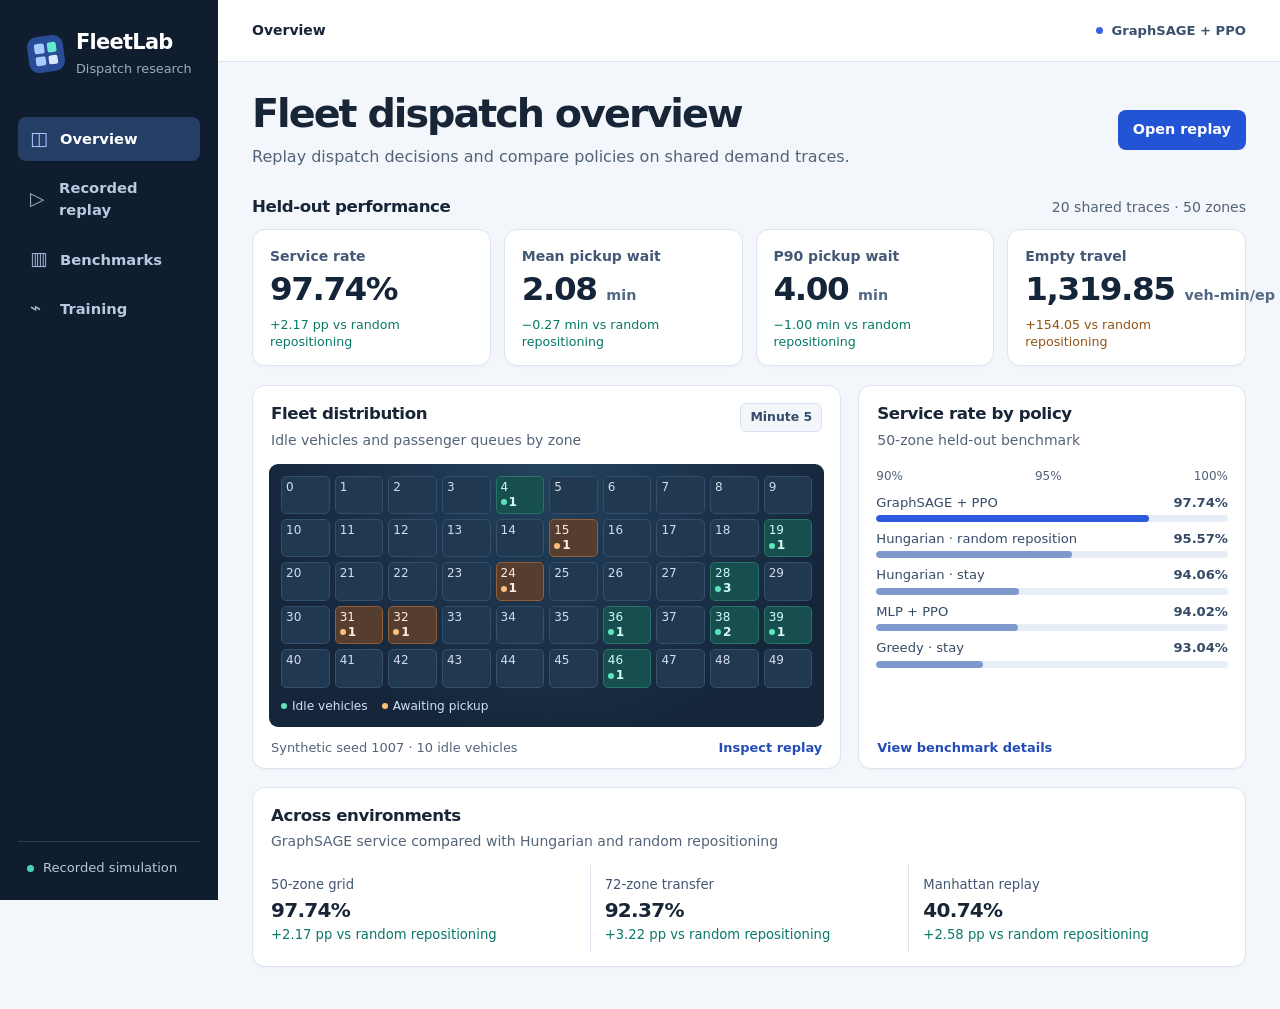
<file: index.html>
<!doctype html>
<html lang="en">
<head>
  <meta charset="utf-8">
  <meta name="viewport" content="width=device-width, initial-scale=1">
  <meta name="description" content="Replay fleet dispatch and compare GraphSAGE with classical policies on shared demand traces.">
  <meta name="fleetlab-mode" content="recorded">
  <title>FleetLab · Dispatch Dashboard</title>
  <link rel="stylesheet" href="./dashboard.css">
  <script type="module" src="./dashboard.js"></script>
</head>
<body>
  <a class="skip" href="#main">Skip to content</a>
  <div class="shell">
    <aside class="sidebar">
      <div class="brand"><span class="brand-mark" aria-hidden="true"><i></i><i></i><i></i><i></i></span><div><strong>FleetLab</strong><small>Dispatch research</small></div></div>
      <nav aria-label="Dashboard">
        <a href="#overview" data-page="overview" aria-current="page"><span aria-hidden="true">◫</span>Overview</a>
        <a href="#replay" data-page="replay"><span aria-hidden="true">▷</span>Live replay</a>
        <a href="#benchmarks" data-page="benchmarks"><span aria-hidden="true">▥</span>Benchmarks</a>
        <a href="#training" data-page="training"><span aria-hidden="true">⌁</span>Training</a>
      </nav>
      <div class="sidebar-footer"><span class="system-dot" aria-hidden="true"></span><span id="simulation-source">Local simulation</span></div>
    </aside>

    <main id="main" class="workspace">
      <div class="topbar"><span id="breadcrumb">Overview</span><span class="policy-label"><span aria-hidden="true"></span>GraphSAGE + PPO</span></div>

      <section class="screen" id="page-overview" aria-labelledby="overview-title">
        <div class="intro">
          <div><h1 id="overview-title">Fleet dispatch overview</h1><p>Replay dispatch decisions and compare policies on shared demand traces.</p></div>
          <a class="button primary" href="#replay">Open live replay</a>
        </div>
        <div class="section-label"><h2>Held-out performance</h2><span id="overview-context">50-zone synthetic grid</span></div>
        <div class="metric-grid" id="overview-metrics" aria-live="polite"><p class="muted">Loading benchmark results…</p></div>
        <div class="overview-grid">
          <article class="card map-card">
            <div class="panel-header"><div><h2>Fleet distribution</h2><p>Idle vehicles and passenger queues by zone</p></div><span class="tag" id="preview-minute">Loading replay</span></div>
            <div id="preview-map" class="map-wrap"></div>
            <div class="panel-footer"><span id="preview-context">50-zone synthetic replay</span><a class="text-link" href="#replay">Inspect replay</a></div>
          </article>
          <article class="card comparison-card">
            <div class="panel-header"><div><h2>Service rate by policy</h2><p>50-zone held-out benchmark</p></div></div>
            <div id="overview-bars" class="bar-wrap"></div>
            <div class="panel-footer"><a class="text-link" href="#benchmarks">View benchmark details</a></div>
          </article>
        </div>
        <article class="card environment-card">
          <div class="panel-header"><div><h2>Across environments</h2><p>GraphSAGE service compared with Hungarian and random repositioning</p></div></div>
          <div class="environment-grid" id="environment-results"></div>
        </article>
      </section>

      <section class="screen" id="page-replay" aria-labelledby="replay-title" hidden>
        <div class="intro"><div><h1 id="replay-title">Live replay</h1><p id="replay-description">Follow the trained policy one simulated minute at a time.</p></div><span class="tag" id="replay-state">Loading replay</span></div>
        <div class="card controls">
          <form id="replay-form" class="seed-form"><label for="seed">Demand seed</label><input id="seed" type="number" min="0" max="4294967295" step="1" value="1007" required><button class="button secondary" type="submit">Reset replay</button></form>
          <div class="step-buttons" aria-label="Replay controls"><button id="step-one" class="button secondary" type="button">Step +1</button><button id="step-five" class="button secondary" type="button">Step +5</button><button id="finish" class="button secondary" type="button">Finish replay</button><button id="play" class="button primary" type="button">Play</button></div>
        </div>
        <p id="replay-error" class="notice" role="alert" hidden></p>
        <div class="metric-grid" id="replay-metrics" aria-live="polite"></div>
        <div class="overview-grid replay-grid">
          <article class="card map-card">
            <div class="panel-header"><div><h2>Zone map</h2><p>Select a zone to inspect fleet availability and demand</p></div><span class="tag" id="live-minute"></span></div>
            <div id="live-map" class="map-wrap"></div>
            <div id="zone-detail" class="panel-footer zone-detail">Select a zone to view details.</div>
          </article>
          <article class="card decision-card">
            <div class="panel-header"><div><h2>Latest decisions</h2><p>Dispatch assignments and policy moves</p></div></div>
            <div id="decision-list" class="decision-list" aria-live="polite"></div>
            <details class="disclosure"><summary>Read simulator evidence</summary><pre id="evidence"></pre></details>
          </article>
        </div>
        <article class="card operator-card">
          <div class="panel-header"><div><h2>Ask the local operator</h2><p>Ask for an explanation or compare a recorded benchmark.</p></div></div>
          <form id="operator-form"><label class="sr-only" for="question">Question for the operator</label><input id="question" maxlength="600" placeholder="Why did the fleet move in the last minute?" required><button type="submit" class="button secondary">Ask operator</button></form>
          <pre id="operator-answer" aria-live="polite" hidden></pre>
        </article>
      </section>

      <section class="screen" id="page-benchmarks" aria-labelledby="benchmarks-title" hidden>
        <div class="intro"><div><h1 id="benchmarks-title">Policy benchmarks</h1><p>Compare service, pickup wait, and empty travel on shared traces.</p></div></div>
        <div class="segments" aria-label="Benchmark environment"><button type="button" data-suite="synthetic" aria-pressed="true">50-zone grid</button><button type="button" data-suite="transfer" aria-pressed="false">72-zone transfer</button><button type="button" data-suite="manhattan" aria-pressed="false">Manhattan</button></div>
        <div id="suite-content"></div>
      </section>

      <section class="screen" id="page-training" aria-labelledby="training-title" hidden>
        <div class="intro"><div><h1 id="training-title">PPO training</h1><p>Validation curves for GraphSAGE and the matched plain MLP.</p></div></div>
        <div id="training-summary" class="metric-grid"></div>
        <div class="chart-grid" id="training-charts"></div>
      </section>
    </main>
  </div>
</body>
</html>
</file>
<file: dashboard.css>
:root {
  color-scheme: light;
  --ink: #172536;
  --muted: #536478;
  --line: #dce5ef;
  --paper: #fff;
  --canvas: #f3f6fa;
  --nav: #101d2e;
  --blue: #2454d6;
  --blue-soft: #edf2ff;
  --teal: #087868;
  --amber: #925514;
  font-family: Inter, "Segoe UI", system-ui, sans-serif;
  font-size: 16px;
  line-height: 1.5;
  color: var(--ink);
  background: var(--canvas);
}

* { box-sizing: border-box; }
body { margin: 0; }
button, input { font: inherit; }
a { color: inherit; }
button { cursor: pointer; }
button:disabled { cursor: not-allowed; opacity: .52; }
:focus-visible { outline: 3px solid #7199ff; outline-offset: 3px; }
[hidden] { display: none !important; }
.sr-only, .skip:not(:focus) { position: absolute; width: 1px; height: 1px; padding: 0; overflow: hidden; clip-path: inset(50%); white-space: nowrap; }
.skip:focus { position: absolute; z-index: 5; top: 8px; left: 8px; padding: 8px 12px; background: white; }

.shell { min-height: 100vh; display: grid; grid-template-columns: 218px minmax(0, 1fr); }
.sidebar { display: flex; flex-direction: column; padding: 30px 18px 22px; position: sticky; top: 0; height: 100vh; background: var(--nav); color: #dae5f4; }
.brand { display: flex; align-items: center; gap: 12px; padding: 0 10px 39px; }
.brand strong { color: white; display: block; font-size: 1.31rem; line-height: 1.2; letter-spacing: -.035em; }
.brand small { color: #9aacc3; display: block; font-size: .8rem; margin-top: 4px; white-space: nowrap; }
.brand-mark { width: 36px; height: 36px; padding: 7px; flex: 0 0 36px; border-radius: 10px; display: grid; grid-template-columns: 1fr 1fr; gap: 3px; background: #284d96; transform: rotate(-8deg); }
.brand-mark i { background: #a7cbff; border-radius: 2px; }
.brand-mark i:nth-child(2) { background: #65ead1; }
.brand-mark i:nth-child(4) { background: #d7e8ff; }
nav { display: grid; gap: 5px; }
nav a { display: flex; align-items: center; gap: 11px; padding: 11px 12px; border-radius: 8px; color: #b9c9df; text-decoration: none; font-size: .92rem; font-weight: 600; }
nav a span { color: #9db2d1; font-size: 1.17rem; width: 19px; line-height: 1; }
nav a:hover { background: #1c2d44; color: white; }
nav a[aria-current] { background: #243e65; color: white; }
nav a[aria-current] span { color: #a9c7ff; }
.sidebar-footer { margin-top: auto; border-top: 1px solid #2c3a4f; padding: 16px 9px 0; display: flex; gap: 9px; align-items: center; color: #b8c8db; font-size: .82rem; }
.system-dot, .policy-label span { height: 7px; width: 7px; background: #45d5b4; border-radius: 50%; }

.workspace { min-width: 0; }
.topbar { height: 62px; display: flex; align-items: center; justify-content: space-between; border-bottom: 1px solid var(--line); padding: 0 34px; background: var(--paper); font-size: .875rem; font-weight: 650; }
.policy-label { display: flex; align-items: center; gap: 8px; color: #3b506c; font-size: .82rem; }
.policy-label span { background: #3b65df; }
.screen { max-width: 1480px; margin: auto; padding: 29px 34px 42px; }
.intro { display: flex; justify-content: space-between; align-items: center; gap: 18px; margin-bottom: 27px; }
h1, h2, h3, p { margin: 0; }
h1 { font-size: clamp(1.8rem, 3.1vw, 2.48rem); line-height: 1.15; font-weight: 760; letter-spacing: -.05em; }
h2 { font-size: 1.04rem; line-height: 1.3; letter-spacing: -.024em; }
.intro p { color: var(--muted); margin-top: 8px; }
.button { display: inline-flex; align-items: center; justify-content: center; gap: 5px; min-height: 40px; padding: 8px 14px; border-radius: 8px; text-decoration: none; border: 1px solid transparent; white-space: nowrap; font-size: .9rem; font-weight: 645; }
.primary { background: var(--blue); color: white; }
.primary:hover { background: #193faf; }
.secondary { background: #fff; border-color: #cdd9e8; color: #29405d; }
.secondary:hover { background: #f0f5ff; }
.text-link { color: #254db8; font-weight: 650; text-decoration: none; }
.text-link:hover { text-decoration: underline; }
.section-label { display: flex; align-items: baseline; justify-content: space-between; gap: 12px; margin-bottom: 11px; }
.section-label span, .muted { color: var(--muted); font-size: .875rem; }
.card, .metric { background: var(--paper); border: 1px solid var(--line); border-radius: 13px; box-shadow: 0 2px 2px #183a6205; min-width: 0; }
.metric-grid { display: grid; grid-template-columns: repeat(4, minmax(0, 1fr)); gap: 13px; margin-bottom: 19px; }
.metric { padding: 16px 17px 15px; }
.metric-label { font-size: .875rem; font-weight: 650; color: #435874; }
.metric strong { display: block; margin-top: 4px; color: #14253a; font-size: clamp(1.43rem, 2.55vw, 2.13rem); line-height: 1.14; font-weight: 750; letter-spacing: -.045em; font-variant-numeric: tabular-nums; white-space: nowrap; }
.metric strong small { font-size: .44em; color: #526984; letter-spacing: 0; font-weight: 640; }
.metric-note { display: block; font-size: .79rem; line-height: 1.35; margin-top: 8px; color: var(--muted); }
.good { color: var(--teal); }
.cost { color: var(--amber); }
.overview-grid { display: grid; grid-template-columns: minmax(0, 1.52fr) minmax(0, 1fr); gap: 17px; align-items: stretch; }
.map-card, .comparison-card, .decision-card { display: flex; flex-direction: column; }
.panel-header { display: flex; align-items: flex-start; justify-content: space-between; gap: 9px; padding: 17px 18px 13px; }
.panel-header p { margin-top: 5px; color: var(--muted); font-size: .875rem; }
.tag { display: inline-block; padding: 4px 9px; border: 1px solid #d8e4f3; border-radius: 6px; white-space: nowrap; font-size: .78rem; font-weight: 640; color: #354c6a; background: #f3f7fc; }
.map-wrap { padding: 0 16px; flex: 1; display: flex; flex-direction: column; justify-content: center; }
.map-surface { background: #15263b; padding: 12px; border-radius: 9px; background-image: radial-gradient(ellipse at top, #24425e, #15263b 75%); }
.zone-grid { display: grid; grid-template-columns: repeat(var(--columns), minmax(0, 1fr)); gap: 5px; }
.zone { display: flex; flex-direction: column; align-items: flex-start; justify-content: space-between; gap: 1px; min-width: 0; min-height: 34px; min-height: clamp(34px, 3vw, 47px); padding: 4px; text-align: left; box-sizing: border-box; border: 1px solid #334f6b; border-radius: 5px; background: #213851; color: #d0dded; position: relative; font-size: .75rem; line-height: 1.1; }
button.zone:hover, button.zone[aria-pressed="true"] { border-color: #d3e4ff; outline-color: #92baff; }
.zone.has-idle { background: #174e50; border-color: #287365; color: #d0fcf3; }
.zone.has-wait { background: #553d30; border-color: #935d36; color: #ffeddb; }
.zone-counts { display: flex; width: 100%; justify-content: space-between; gap: 1px; }
.zone-stat { display: inline-flex; gap: 2px; align-items: center; font-size: .76rem; font-weight: 700; }
.zone-stat::before, .legend-dot { content: ""; width: 6px; height: 6px; border-radius: 50%; background: #5ee4bb; }
.zone-stat.wait::before, .legend-dot.wait { background: #ffbd79; }
.map-legend { display: flex; flex-wrap: wrap; gap: 8px 14px; padding-top: 9px; color: #d1e0f3; font-size: .76rem; }
.map-legend span { display: flex; align-items: center; gap: 5px; }
.panel-footer { margin-top: auto; min-height: 41px; display: flex; align-items: center; justify-content: space-between; gap: 8px; padding: 9px 18px; color: var(--muted); font-size: .81rem; }

.bar-wrap { flex: 1; padding: 0 17px; }
.bar-axis { display: flex; justify-content: space-between; color: var(--muted); font-size: .75rem; margin: 3px 0 10px; }
.bar-row { margin-bottom: 9px; }
.bar-row:last-child { margin-bottom: 0; }
.bar-caption { display: flex; justify-content: space-between; align-items: baseline; gap: 8px; margin-bottom: 4px; font-size: .82rem; line-height: 1.25; color: #354b67; }
.bar-caption strong { white-space: nowrap; font-variant-numeric: tabular-nums; }
.bar-track { height: 7px; border-radius: 9px; background: #e7eef8; overflow: hidden; }
.bar-fill { height: 100%; border-radius: inherit; background: #7e9acd; }
.bar-fill.lead { background: #2c59dd; }
.environment-card, .operator-card { margin-top: 18px; }
.environment-grid { display: grid; grid-template-columns: repeat(3, minmax(0, 1fr)); padding: 0 18px 13px; }
.environment-cell { padding: 10px 14px 8px; border-left: 1px solid var(--line); color: #425773; }
.environment-cell:first-child { border-left: 0; padding-left: 0; }
.environment-cell strong { display: block; color: var(--ink); font-size: 1.25rem; letter-spacing: -.035em; }
.environment-cell span, .environment-cell small { font-size: .825rem; display: block; }

.controls { display: flex; align-items: end; justify-content: space-between; gap: 13px; flex-wrap: wrap; padding: 13px 16px; margin-bottom: 15px; }
.seed-form, .step-buttons, #operator-form { display: flex; align-items: center; gap: 8px; flex-wrap: wrap; }
.seed-form label { font-size: .875rem; font-weight: 650; }
input { color: var(--ink); background: #fff; border: 1px solid #cbd8e9; padding: 7px 10px; border-radius: 8px; min-height: 40px; }
.seed-form input { width: 116px; }
.notice { color: #872f22; background: #fff1eb; border: 1px solid #edc6b8; padding: 11px 14px; margin-bottom: 15px; border-radius: 8px; }
.decision-list { padding: 0 17px; flex: 1; }
.decision-row { display: flex; gap: 9px; padding: 9px 0; align-items: center; border-bottom: 1px solid #e6edf5; font-size: .86rem; }
.decision-row:last-child { border-bottom: 0; }
.decision-row small { margin-left: auto; white-space: nowrap; color: var(--muted); font-size: .76rem; }
.decision-kind { min-width: 66px; color: #2e5097; background: var(--blue-soft); border-radius: 5px; text-align: center; font-size: .74rem; padding: 3px 5px; font-weight: 650; }
.decision-kind.move { background: #dcf6ef; color: #16675e; }
.disclosure { border-top: 1px solid var(--line); margin-top: 10px; padding: 9px 17px; color: #365579; font-size: .85rem; }
.disclosure summary { cursor: pointer; }
pre { white-space: pre-wrap; overflow-wrap: anywhere; font: .875rem/1.55 "Segoe UI", system-ui, sans-serif; color: #334964; }
#operator-form { padding: 0 17px 16px; }
#operator-form input { flex: 1; min-width: min(100%, 240px); }
#operator-answer { padding: 0 17px 12px; margin: 0; }

.segments { display: inline-flex; gap: 4px; max-width: 100%; flex-wrap: wrap; padding: 4px; border: 1px solid var(--line); background: #eaf0f9; border-radius: 9px; margin-bottom: 17px; }
.segments button { padding: 7px 12px; color: #425a76; background: transparent; border: 1px solid transparent; border-radius: 6px; font-weight: 650; font-size: .875rem; }
.segments button[aria-pressed="true"] { background: white; border-color: #d1dfef; color: #2149b0; }
.table-scroll { overflow-x: auto; padding: 0 17px 13px; }
table { border-collapse: collapse; width: 100%; text-align: left; font-variant-numeric: tabular-nums; white-space: nowrap; }
th, td { font-size: .87rem; padding: 11px 10px; border-bottom: 1px solid var(--line); }
th { color: #526780; font-weight: 650; }
td:not(:first-child), th:not(:first-child) { text-align: right; }
tr:last-child td { border-bottom: 0; }
tr.highlight td { background: #edf3ff; color: #234499; font-weight: 675; }
.table-note { padding: 0 17px 14px; color: var(--muted); font-size: .86rem; }
.chart-grid { display: grid; grid-template-columns: repeat(2, minmax(0, 1fr)); gap: 15px; }
.plot { padding: 0 13px 15px; }
.plot canvas { display: block; width: 100%; height: 181px; }
.chart-key { display: flex; gap: 13px; color: var(--muted); padding: 0 17px 10px; font-size: .8rem; }
.chart-key span::before { display: inline-block; vertical-align: middle; content: ""; width: 14px; height: 3px; margin-right: 5px; background: #2c59dd; }
.chart-key .mlp::before { background: #ac5717; }

@media (max-width: 1120px) {
  .shell { grid-template-columns: 186px minmax(0, 1fr); }
  .screen { padding-inline: 22px; }
  .topbar { padding-inline: 22px; }
  .overview-grid { grid-template-columns: minmax(0, 1.32fr) minmax(0, 1fr); }
  .map-surface { padding: 9px; }
  .zone-grid { gap: 3px; }
}
@media (max-width: 860px) {
  .shell { display: block; }
  .sidebar { position: static; height: auto; flex-direction: row; flex-wrap: wrap; align-items: center; justify-content: space-between; padding: 11px 16px; gap: 8px; }
  .brand { padding: 0; }
  .brand small, .sidebar-footer { display: none; }
  nav { display: flex; flex-wrap: wrap; gap: 3px; }
  nav a { padding: 7px 8px; font-size: .84rem; }
  nav a span { display: none; }
  .topbar { height: 45px; }
  .screen { padding-top: 21px; }
}
@media (max-width: 640px) {
  .screen { padding-inline: 13px; }
  .topbar { padding-inline: 13px; }
  .intro { flex-wrap: wrap; align-items: flex-start; margin-bottom: 19px; }
  .overview-grid, .chart-grid { grid-template-columns: 1fr; }
  .metric-grid { grid-template-columns: repeat(2, minmax(0, 1fr)); gap: 8px; }
  .metric { padding: 11px 10px; }
  .panel-header { padding-inline: 12px; }
  .map-wrap { padding-inline: 10px; }
  .zone { min-height: 32px; padding: 3px 2px; }
  .zone-stat::before { width: 4px; height: 4px; }
  .environment-grid { padding-inline: 12px; }
  .environment-cell { padding-inline: 7px; }
  .decision-row { flex-wrap: wrap; }
}
</file>
